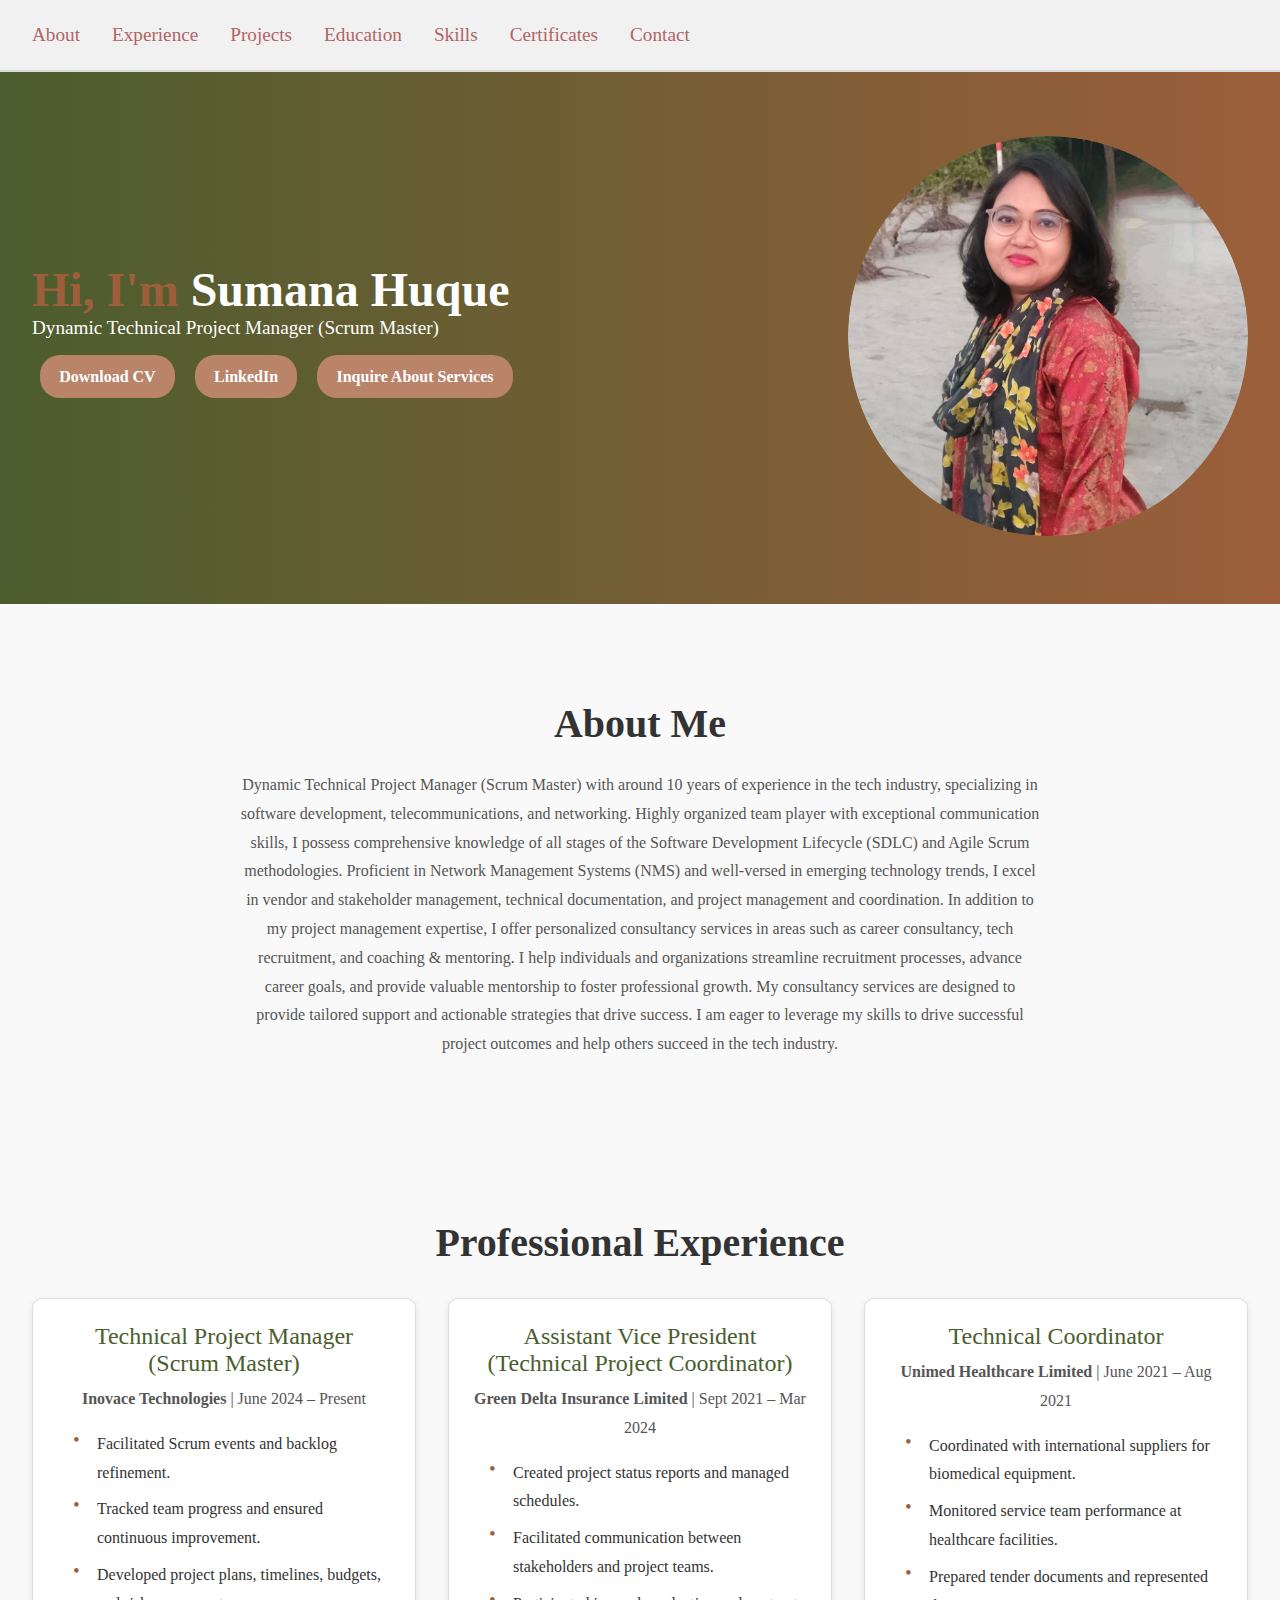
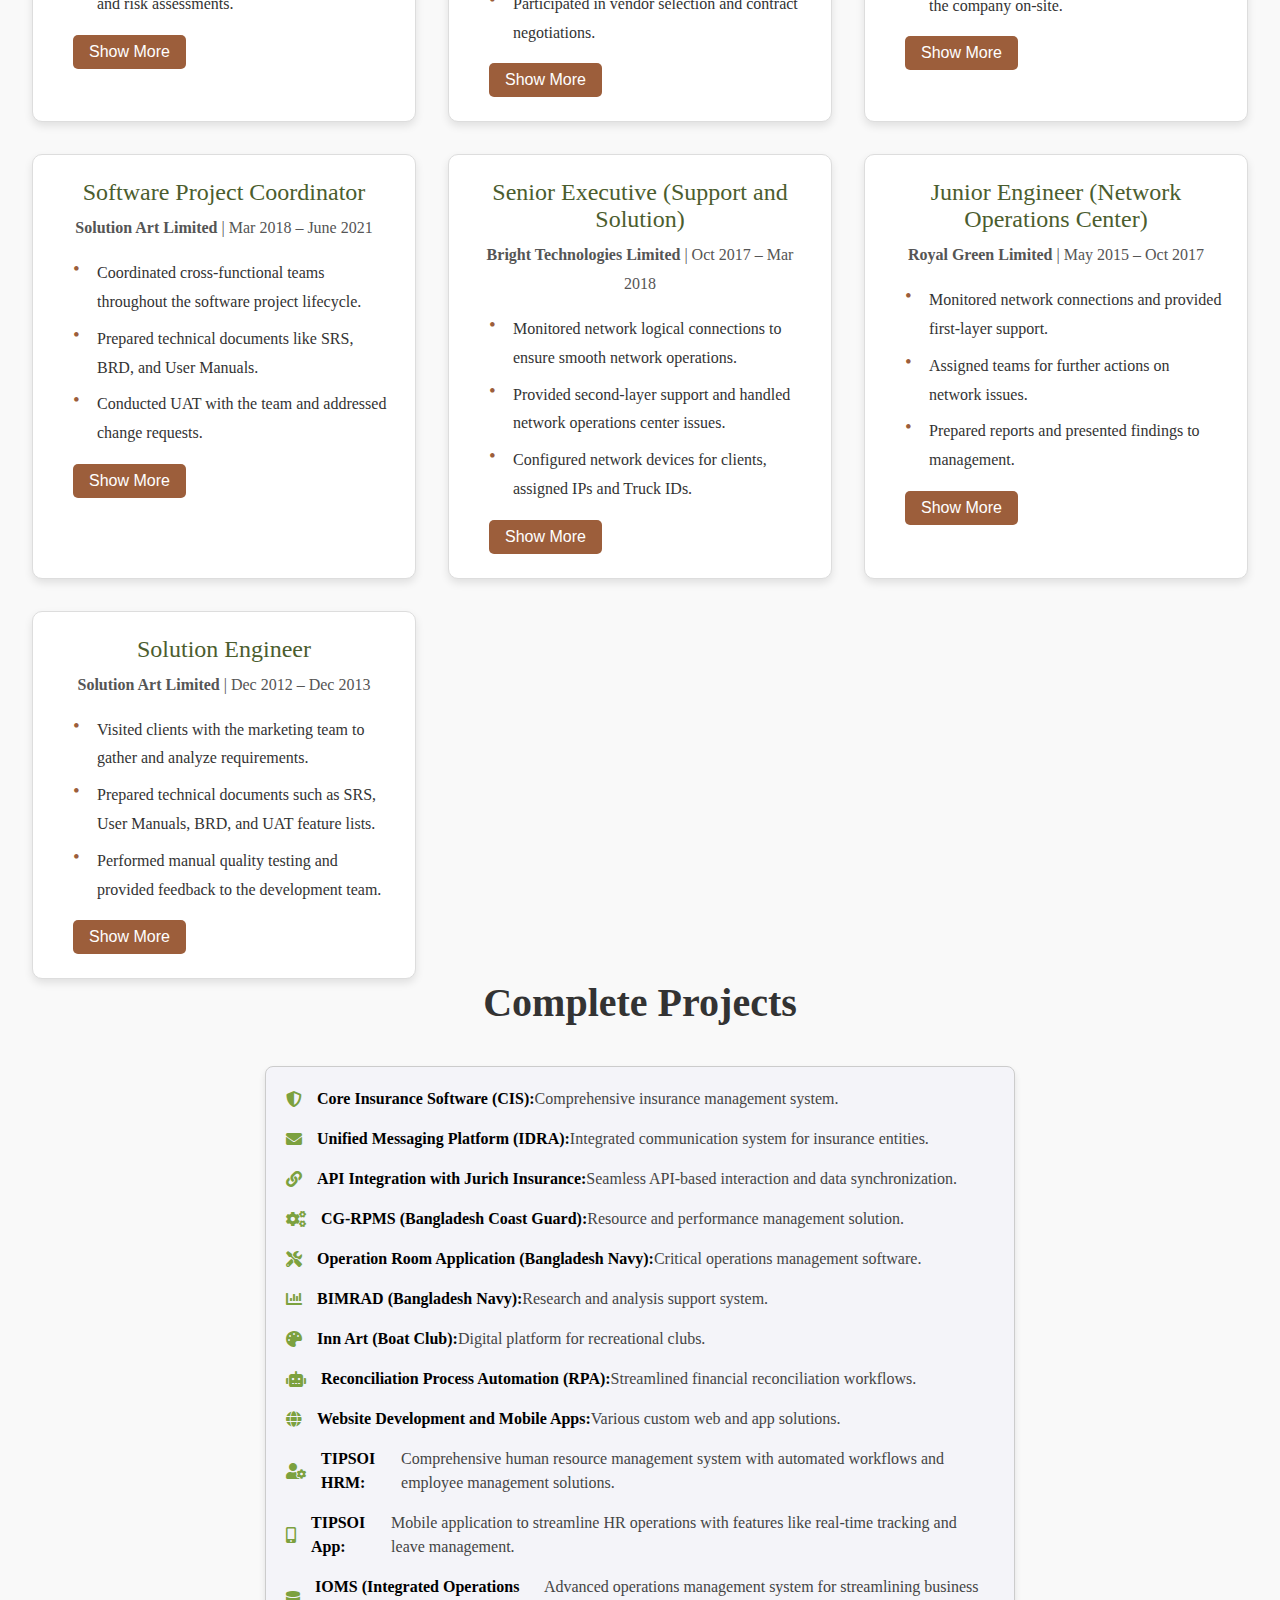
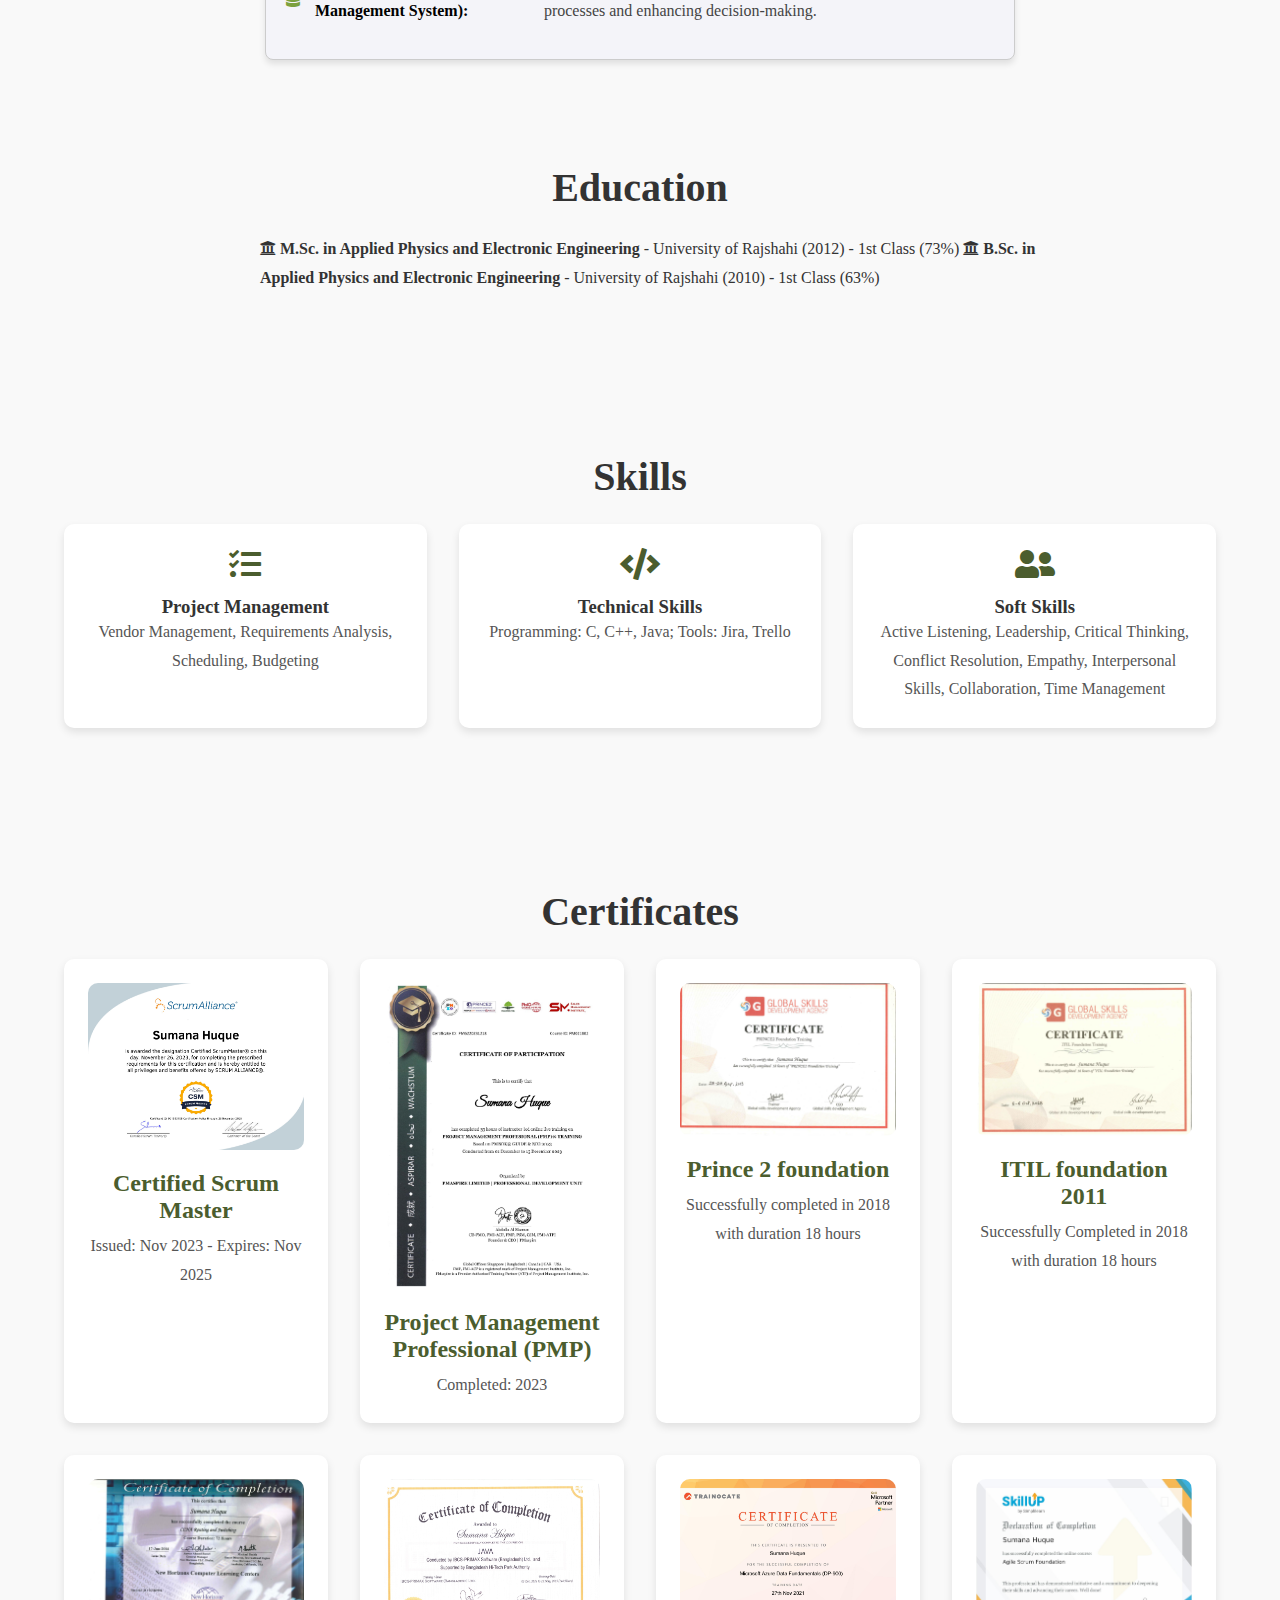
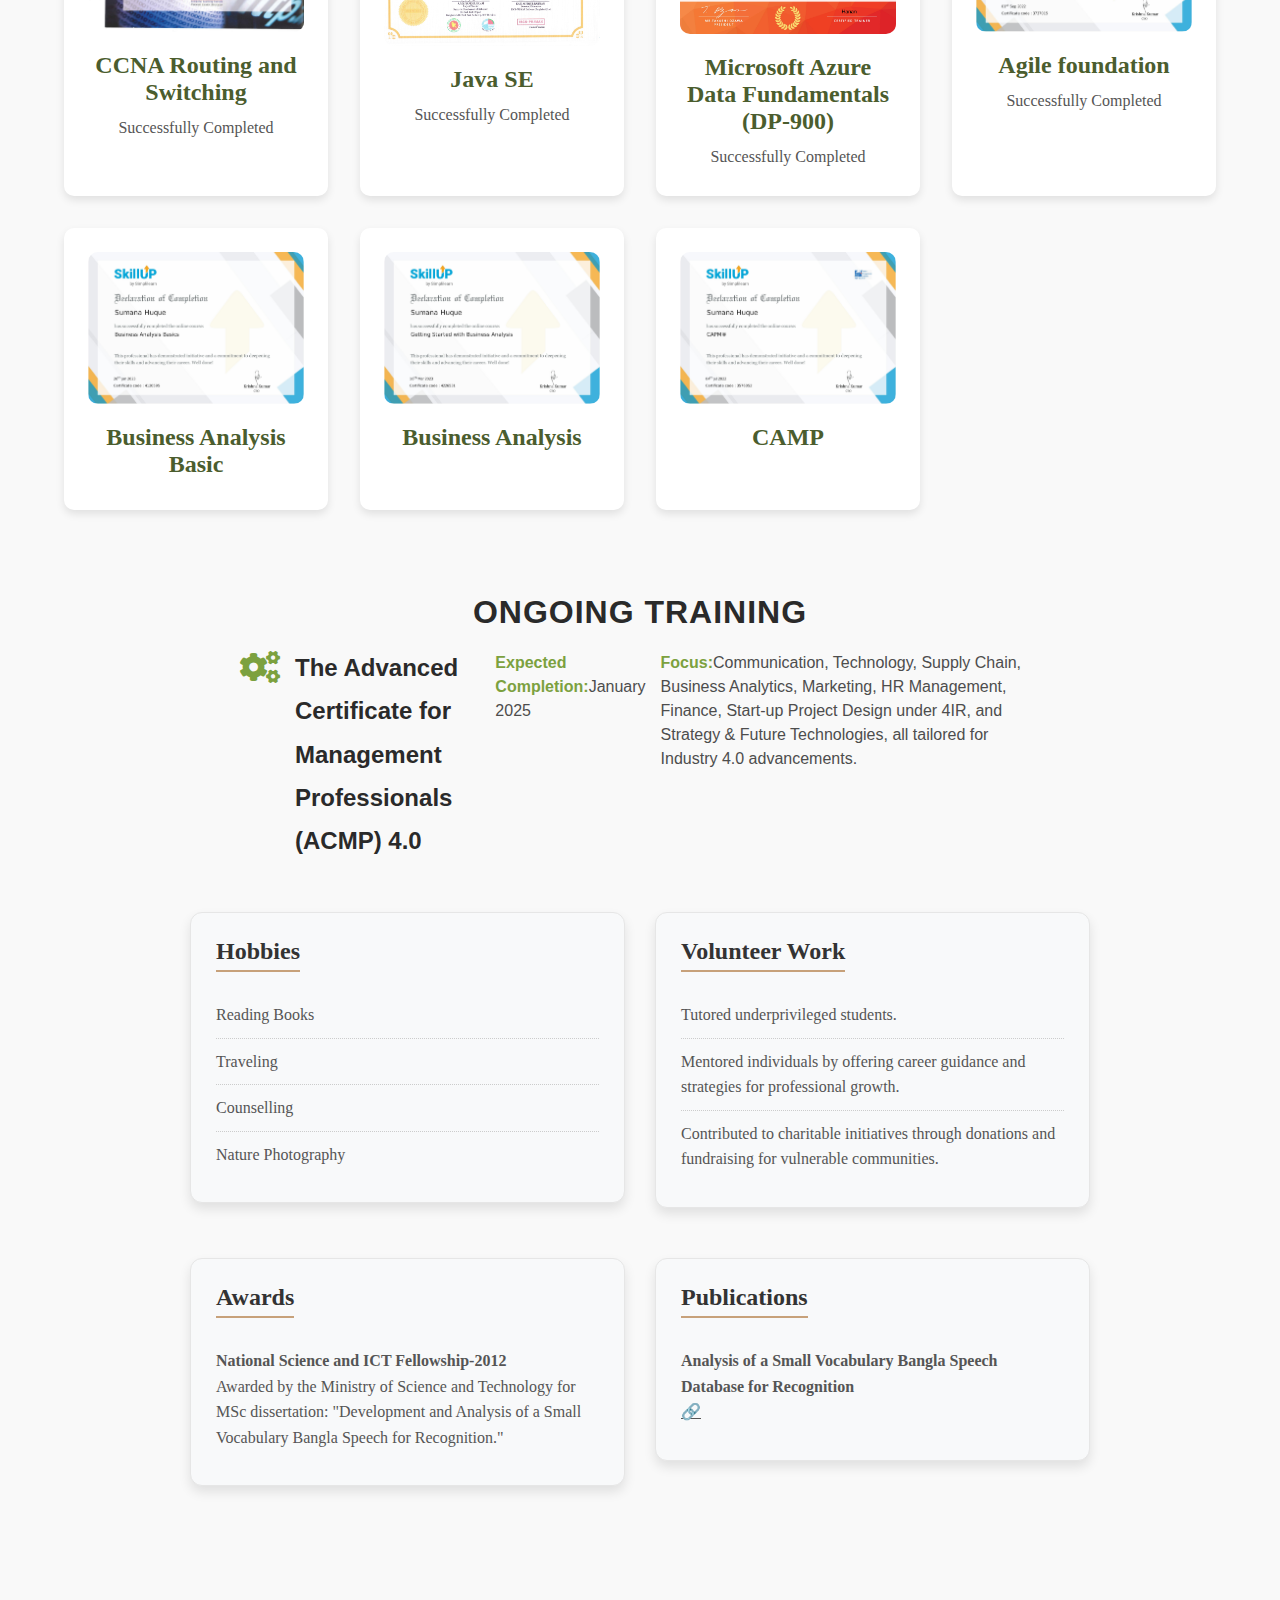
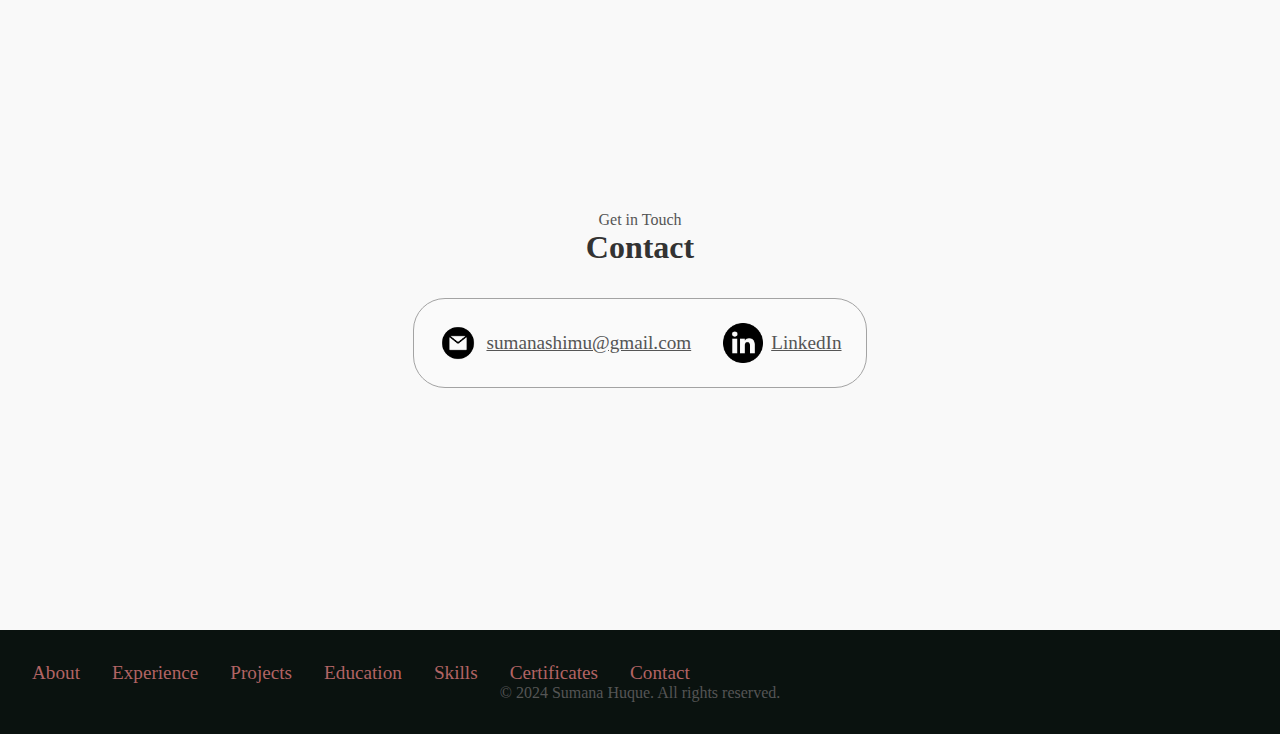
<file: index.html>
<!DOCTYPE html>
<html lang="en">
<head>
  <meta charset="UTF-8">
  <meta name="viewport" content="width=device-width, initial-scale=1.0">
  <title>Sumana Huque Portfolio</title>
  <link rel="stylesheet" href="style.css">
  <link rel="stylesheet" href="https://cdnjs.cloudflare.com/ajax/libs/font-awesome/6.0.0-beta3/css/all.min.css">
</head>
<body>
  <!-- Navbar -->
  <nav class="navbar">
    <!--<div class="logo"><h2>Sumana Huque</h2></div>-->
    <ul class="nav-links">
      <li><a href="#about">About</a></li>
      <li><a href="#experience">Experience</a></li>
      <li><a href="#current-complete-projects">Projects</a></li>
      <li><a href="#education">Education</a></li>
      <li><a href="#skills">Skills</a></li>
      <li><a href="#certificates">Certificates</a></li>  
      <li><a href="#contact">Contact</a></li>
    </ul>
  </nav>

  <!-- Hero Section -->
  <header class="hero">
    <div class="hero-text">
      <h1>Hi, I'm <span>Sumana Huque</span></h1>
      <p>Dynamic Technical Project Manager (Scrum Master)</p>
      <a href="assets/Resume of Sumana Huque.pdf" class="btn">Download CV</a>
      <a href="https://linkedin.com/in/sumana-huque-csm-6b767b62" target="_blank" class="btn btn-alt">LinkedIn</a>  
      <a href="assets/Request Personalized Services.pdf" class="btn">Inquire About Services</a>
    </div>
    <div class="hero-image">
      <img src="assets/Profile.png" alt="Sumana Huque">
    </div>
  </header>

  <!-- About Section -->
  <section id="about" class="section">
    <h2>About Me</h2>
    <p>
      Dynamic Technical Project Manager (Scrum Master) with around 10 years of experience in the tech industry, specializing in software development, telecommunications, and networking. Highly organized team player with exceptional communication skills, I possess comprehensive knowledge of all stages of the Software Development Lifecycle (SDLC) and Agile Scrum methodologies. Proficient in Network Management Systems (NMS) and well-versed in emerging technology trends, I excel in vendor and stakeholder management, technical documentation, and project management and coordination.

      In addition to my project management expertise, I offer personalized consultancy services in areas such as career consultancy, tech recruitment, and coaching & mentoring. I help individuals and organizations streamline recruitment processes, advance career goals, and provide valuable mentorship to foster professional growth. My consultancy services are designed to provide tailored support and actionable strategies that drive success.
      
      I am eager to leverage my skills to drive successful project outcomes and help others succeed in the tech industry.
      
      
    </p>
  </section>

  <!-- Professional Experience -->
<section id="experience" class="section">
  <h2>Professional Experience</h2>
  <div class="experience-container">
    <div class="job">
      <h3>Technical Project Manager (Scrum Master)</h3>
      <p><b>Inovace Technologies</b> | June 2024 – Present</p>
      <ul>
        <li>Facilitated Scrum events and backlog refinement.</li>
        <li>Tracked team progress and ensured continuous improvement.</li>
        <li>Developed project plans, timelines, budgets, and risk assessments.</li>
        <div class="more-info">
          <button class="show-more-btn">Show More</button>
          <div class="more-details">
            <li>Managed cross-functional teams and ensured alignment with business goals.</li>
            <li>Overcame impediments to maintain team productivity.</li>
            <li>Collaborated with executive management on project scope and vision.</li>
          </div>
        </div>
      </ul>
    </div>

    <div class="job">
      <h3>Assistant Vice President (Technical Project Coordinator)</h3>
      <p><b>Green Delta Insurance Limited</b> | Sept 2021 – Mar 2024</p>
      <ul>
        <li>Created project status reports and managed schedules.</li>
        <li>Facilitated communication between stakeholders and project teams.</li>
        <li>Participated in vendor selection and contract negotiations.</li>
        <div class="more-info">
          <button class="show-more-btn">Show More</button>
          <div class="more-details">
            <li>Managed resources and ensured timely project completion.</li>
            <li>Monitored and tracked project progress against key milestones.</li>
            <li>Ensured effective communication of project updates to stakeholders.</li>
          </div>
        </div>
      </ul>
    </div>

    <div class="job">
      <h3>Technical Coordinator</h3>
      <p><b>Unimed Healthcare Limited</b> | June 2021 – Aug 2021</p>
      <ul>
        <li>Coordinated with international suppliers for biomedical equipment.</li>
        <li>Monitored service team performance at healthcare facilities.</li>
        <li>Prepared tender documents and represented the company on-site.</li>
        <div class="more-info">
          <button class="show-more-btn">Show More</button>
          <div class="more-details">
            <li>Assisted with the implementation of new equipment in hospitals.</li>
            <li>Ensured all equipment was properly maintained and functional.</li>
          </div>
        </div>
      </ul>
    </div>

    <div class="job">
      <h3>Software Project Coordinator</h3>
      <p><b>Solution Art Limited</b> | Mar 2018 – June 2021</p>
      <ul>
        <li>Coordinated cross-functional teams throughout the software project lifecycle.</li>
        <li>Prepared technical documents like SRS, BRD, and User Manuals.</li>
        <li>Conducted UAT with the team and addressed change requests.</li>
        <div class="more-info">
          <button class="show-more-btn">Show More</button>
          <div class="more-details">
            <li>Trained end-users for smooth software adoption.</li>
            <li>Ensured that feedback was incorporated into updated versions.</li>
          </div>
        </div>
      </ul>
    </div>
    <div class="job">
      <h3>Senior Executive (Support and Solution)</h3>
      <p><b>Bright Technologies Limited</b> | Oct 2017 – Mar 2018</p>
      <ul>
        <li>Monitored network logical connections to ensure smooth network operations.</li>
        <li>Provided second-layer support and handled network operations center issues.</li>
        <li>Configured network devices for clients, assigned IPs and Truck IDs.</li>
        <div class="more-info">
          <button class="show-more-btn">Show More</button>
          <div class="more-details">
            <li>Designed processes and wrote internal documentation for network management.</li>
            <li>Provided internal training for teams to improve key performance indicators.</li>
          </div>
        </div>
      </ul>
    </div>
    <div class="job">
      <h3>Junior Engineer (Network Operations Center)</h3>
      <p><b>Royal Green Limited</b> | May 2015 – Oct 2017</p>
      <ul>
        <li>Monitored network connections and provided first-layer support.</li>
        <li>Assigned teams for further actions on network issues.</li>
        <li>Prepared reports and presented findings to management.</li>
        <div class="more-info">
          <button class="show-more-btn">Show More</button>
          <div class="more-details">
            <li>Configured network devices for clients and managed installations.</li>
            <li>Managed troubleshooting for network issues across various locations.</li>
          </div>
        </div>
      </ul>
    </div>
   
    
    <div class="job">
      <h3>Solution Engineer</h3>
      <p><b>Solution Art Limited</b> | Dec 2012 – Dec 2013</p>
      <ul>
        <li>Visited clients with the marketing team to gather and analyze requirements.</li>
        <li>Prepared technical documents such as SRS, User Manuals, BRD, and UAT feature lists.</li>
        <li>Performed manual quality testing and provided feedback to the development team.</li>
        <div class="more-info">
          <button class="show-more-btn">Show More</button>
          <div class="more-details">
            <li>Assisted with deployment and provided end-user training for smooth operations.</li>
            <li>Collaborated with the development team and mentored junior team members.</li>
          </div>
        </div>
      </ul>
    </div>
    
  </div>

<!-- Add Font Awesome -->
<link href="https://cdnjs.cloudflare.com/ajax/libs/font-awesome/5.15.4/css/all.min.css" rel="stylesheet">

<h2>Complete Projects</h2>
<section id="current-complete-projects">
  <ul>
    <li><i class="fas fa-shield-alt"></i> <strong>Core Insurance Software (CIS):</strong> Comprehensive insurance management system.</li>
    <li><i class="fas fa-envelope"></i> <strong>Unified Messaging Platform (IDRA):</strong> Integrated communication system for insurance entities.</li>
    <li><i class="fas fa-link"></i> <strong>API Integration with Jurich Insurance:</strong> Seamless API-based interaction and data synchronization.</li>
    <li><i class="fas fa-cogs"></i> <strong>CG-RPMS (Bangladesh Coast Guard):</strong>  Resource and performance management solution.</li>
    <li><i class="fas fa-tools"></i> <strong>Operation Room Application (Bangladesh Navy):</strong>  Critical operations management software.</li>
    <li><i class="fas fa-chart-bar"></i> <strong>BIMRAD (Bangladesh Navy):</strong>  Research and analysis support system.</li>
    <li><i class="fas fa-palette"></i> <strong>Inn Art (Boat Club):</strong>  Digital platform for recreational clubs.</li>
    <li><i class="fas fa-robot"></i> <strong>Reconciliation Process Automation (RPA):</strong>  Streamlined financial reconciliation workflows.</li>
    <li><i class="fas fa-globe"></i> <strong>Website Development and Mobile Apps:</strong>  Various custom web and app solutions.</li>
    <li><i class="fas fa-user-cog"></i> <strong>TIPSOI HRM:</strong> Comprehensive human resource management system with automated workflows and employee management solutions.</li>
    <li><i class="fas fa-mobile-alt"></i> <strong>TIPSOI App:</strong> Mobile application to streamline HR operations with features like real-time tracking and leave management.</li>
    <li><i class="fas fa-database"></i> <strong>IOMS (Integrated Operations Management System):</strong> Advanced operations management system for streamlining business processes and enhancing decision-making.</li>
  </ul>
</section>




  

<!-- Education Section -->
<section id="education" class="section">
  <h2> Education</h2>
  <ul>
    <b><i class="fas fa-university"></i> M.Sc. in Applied Physics and Electronic Engineering</b> - University of Rajshahi (2012) - 1st Class (73%)
    <b><i class="fas fa-university"></i> B.Sc. in Applied Physics and Electronic Engineering</b> - University of Rajshahi (2010) - 1st Class (63%)
  </ul>
</section>


  <!-- Skills Section -->
<section id="skills" class="section">
  <h2>Skills</h2>
  <div class="skills-grid">
    <!-- Project Management -->
    <div class="skill">
      <i class="fas fa-tasks"></i>
      <h3>Project Management</h3>
      <p>Vendor Management, Requirements Analysis, Scheduling, Budgeting</p>
    </div>
    <!-- Technical Skills -->
    <div class="skill">
      <i class="fas fa-code"></i>
      <h3>Technical Skills</h3>
      <p>Programming: C, C++, Java; Tools: Jira, Trello</p>
    </div>
    <!-- Soft Skills -->
    <div class="skill">
      <i class="fas fa-user-friends"></i>
      <h3>Soft Skills</h3>
      <p>Active Listening, Leadership, Critical Thinking, Conflict Resolution, Empathy, Interpersonal Skills, Collaboration, Time Management</p>
    </div>
  </div>
</section>


  <!-- Certificates Section -->
  <section id="certificates" class="section">
    <h2>Certificates</h2>
    <div class="certificate-container">
      <div class="certificate">
        <img src="assets/certificate1.jpg" alt="Certified Scrum Master" class="certificate-img"/>
        <h3>Certified Scrum Master</h3>
        <p>Issued: Nov 2023 - Expires: Nov 2025</p>
      </div>
      <div class="certificate">
        <img src="assets/certificate2.jpg" alt="Project Management Professional (PMP)" class="certificate-img"/>
        <h3>Project Management Professional (PMP)</h3>
        <p>Completed: 2023</p>
      </div>
      <div class="certificate">
        <img src="assets/certificate3.jpg" alt="Project Management Professional (PMP)" class="certificate-img"/>
        <h3>Prince 2 foundation</h3>
        <p>Successfully completed in 2018 with duration 18
          hours</p>
      </div>
      <div class="certificate">
        <img src="assets/certificate4.jpg" alt="Project Management Professional (PMP)" class="certificate-img"/>
        <h3>ITIL foundation 2011
        </h3>
        <p>Successfully Completed in 2018 with duration 18
          hours</p>
      </div>
      <div class="certificate">
        <img src="assets/certificate5.jpg" alt="Project Management Professional (PMP)" class="certificate-img"/>
        <h3>CCNA Routing and Switching</h3>
        <p>Successfully Completed
        </p>
      </div>
      <div class="certificate">
        <img src="assets/certificate6.jpg" alt="Project Management Professional (PMP)" class="certificate-img"/>
        <h3>Java SE
        </h3>
        <p>Successfully Completed</p>
      </div>
      <div class="certificate">
        <img src="assets/certificate7.jpg" alt="Project Management Professional (PMP)" class="certificate-img"/>
        <h3>Microsoft Azure Data Fundamentals (DP-900)
        </h3>
        <p>Successfully Completed</p>
      </div>
      <div class="certificate">
        <img src="assets/certificate8.jpg" alt="Project Management Professional (PMP)" class="certificate-img"/>
        <h3>Agile foundation</h3>
        <p>Successfully Completed</p>
      </div>
      <div class="certificate">
        <img src="assets/certificate9.jpg" alt="Project Management Professional (PMP)" class="certificate-img"/>
        <h3>Business Analysis Basic</h3>
      </div>
      <div class="certificate">
        <img src="assets/certificate10.jpg" alt="Project Management Professional (PMP)" class="certificate-img"/>
        <h3>Business Analysis</h3>
      </div>
      <div class="certificate">
        <img src="assets/certificate11.jpg" alt="Project Management Professional (PMP)" class="certificate-img"/>
        <h3>CAMP</h3>
      </div>

      <!-- Add more certificates as needed -->
    </div>
  </section>

  <div class="certifications">
    <h2>Ongoing Training</h2>
    <ul>
      <li>
        <i class="fas fa-cogs"></i>
        <strong>The Advanced Certificate for Management Professionals (ACMP) 4.0</strong>
        <p><b>Expected Completion:</b>January 2025</p>
        <p><b>Focus:</b>Communication, Technology, Supply Chain, Business Analytics, Marketing, HR Management, Finance, Start-up Project Design under 4IR, and Strategy & Future Technologies, all tailored for Industry 4.0 advancements.</p>
      </li>
  </div>
  
  <!--Hobby-->
  <div class="hobby-volunteer-container">
    <div class="hobby-section">
      <h2>Hobbies</h2>
      <ul>
        <li>Reading Books</li>
        <li>Traveling</li>
        <li>Counselling</li>
        <li>Nature Photography</li>
      </ul>
    </div>
    <div class="volunteer-section">
      <h2>Volunteer Work</h2>
      <ul>
        <li>Tutored underprivileged students.</li>
        <li>Mentored individuals by offering career guidance and strategies for professional growth.</li>
        <li>Contributed to charitable initiatives through donations and fundraising for vulnerable communities.</li>
      </ul>
    </div>
  </div>

  <div class="awards-publications-container">
    <div class="awards-section">
      <h2>Awards</h2>
      <ul>
        <li>
          <strong>National Science and ICT Fellowship-2012</strong> <br>
          Awarded by the Ministry of Science and Technology for MSc dissertation: 
          "Development and Analysis of a Small Vocabulary Bangla Speech for Recognition."
        </li>
      </ul>
    </div>
    <div class="publications-section">
      <h2>Publications</h2>
      <ul>
        <li>
          <strong>Analysis of a Small Vocabulary Bangla Speech Database for Recognition</strong><br>
          <a href="https://www.ijcaonline.org/archives/volume133/number6/23791-2016907827/" target="_blank" title="View Publication">&#128279;</a>

        </li>
      </ul>
    </div>
  </div>

  <!-- Contact Section -->
</section>
<section id="contact">
  <p class="section__text__p1">Get in Touch</p>
  <h1 class="title">Contact</h1>
  <div class="contact-info-upper-container">
    <div class="contact-info-container">
      <img
        src="./assets/email.png"
        alt="Email icon"
        class="icon contact-icon email-icon"
      />
      <p><a href="mailto:esratjk@gmail.com">sumanashimu@gmail.com</a></p>
    </div>
    <div class="contact-info-container">
      <img
        src="./assets/linkedin.png"
        alt="LinkedIn icon"
        class="icon contact-icon linkedin-icon"
      />
      <p><a href="https://linkedin.com/in/sumana-huque-csm-6b767b62">LinkedIn</a></p>
    </div>
  </div>
</section>

  <!-- Footer -->
  <footer class="footer">
      <ul class="nav-links">
        <li><a href="#about">About</a></li>
        <li><a href="#experience">Experience</a></li>
        <li><a href="#projects">Projects</a></li>
        <li><a href="#education">Education</a></li>
        <li><a href="#skills">Skills</a></li>
        <li><a href="#certificates">Certificates</a></li>
        <li><a href="#contact">Contact</a></li>
      </ul>
    <p>&copy; 2024 Sumana Huque. All rights reserved.</p>
  </footer>
</body>
</html>
</file>
<file: style.css>
/* GENERAL STYLES */
@import url("https://fonts.googleapis.com/css2?family=Poppins:wght@300;400;500;600&display=swap");

* {
  margin: 0;
  padding: 0;
  box-sizing: border-box;
}

body {
  font-family: "Lora", serif;
  background-color: #f9f9f9;
  color: #333;
}

html {
  scroll-behavior: smooth;
}

p, a {
  color: rgb(85, 85, 85);
}

a, .btn {
  transition: all 300ms ease;
}


/* ICONS */
.icon {
  cursor: pointer;
  height: 2rem;
}

.linkedin-icon a {
  text-decoration: none;
  color: white;
}

/* NAVBAR */
.navbar {
  display: flex;
  justify-content: space-between;
  align-items: center;
  padding: 1.5rem 2rem;
  background-color: #f1f1f1;
  border-bottom: 2px solid #ddd;
}

.nav-links {
  list-style: none;
  display: flex;
  gap: 2rem;
}

.nav-links a {
  text-decoration: none;
  font-size: 1.2rem;
  font-weight: 500;
  color: #b26464; /* Brown color */
}

.nav-links a:hover {
  color: #4e2c1a; /* Terracotta color */
  text-decoration: underline;
  text-underline-offset: 5px;
}

/* HERO SECTION */
.hero {
  display: flex;
  flex-wrap: wrap;
  align-items: center;
  justify-content: space-between;
  padding: 4rem 2rem;
  background: linear-gradient(to right, #4b5d2e, #9c5e3b); /* Olive Green to Terracotta */
  color: #9c5e3b;
}

.hero-text h1 {
  font-size: 3rem;
  font-weight: 600;
}

.hero-text h1 span {
  color: white;
}

.hero-text p {
  color: white;
  font-size: 1.2rem;
}

.hero-image img {
  width: 400px;
  height: 400px;
  border-radius: 50%;
  object-fit: cover;
  transition: transform 0.3s ease;
}

.hero-image img:hover {
  transform: scale(1.1);
}

.btn {
  display: inline-block;
  padding: 0.8rem 1.2rem;
  margin: 1rem 0.5rem;
  border-radius: 20px;
  font-weight: bold;
  background-color: #b9846a; /* Terracotta color */
  color: white;
  text-decoration: none;
  transition: background-color 0.3s ease, transform 0.3s ease;
}

.btn:hover {
  background-color: #9c5e3b; /* Darker Terracotta */
  transform: scale(1.05);
}

/* SECTION STYLES */
.section {
  padding: 4rem 2rem;
  text-align: center;
  margin-top: 2rem;
}

.section h2 {
  font-size: 2.5rem;
  margin-bottom: 1.5rem;
  font-weight: 600;
}

.section p, .section ul {
  max-width: 800px;
  margin: 0 auto;
  line-height: 1.8;
}

.section ul {
  list-style-type: disc;
  padding-left: 20px;
  text-align: left;
}

/* EXPERIENCE SECTION */
.experience-container {
  display: grid;
  grid-template-columns: repeat(auto-fit, minmax(300px, 1fr));
  gap: 2rem;
  margin-top: 2rem;
}

.job {
  background: white;
  border: 1px solid #ddd;
  border-radius: 10px;
  padding: 1.5rem;
  box-shadow: 0 4px 8px rgba(0, 0, 0, 0.1);
  transition: transform 0.3s ease, box-shadow 0.3s ease;
}

.job:hover {
  transform: translateY(-5px);
  box-shadow: 0 6px 12px rgba(0, 0, 0, 0.15);
}

.job h3 {
  font-size: 1.5rem;
  color: #4b5d2e; /* Olive Green */
  margin-bottom: 0.5rem;
  font-weight: 500;
}

.job p {
  font-size: 1rem;
  color: #555;
  margin-bottom: 1rem;
}

.job ul {
  list-style: none;
  padding-left: 1rem;
}

.job ul li {
  position: relative;
  padding-left: 1.5rem;
  margin-bottom: 0.5rem;
  color: #333;
}

.job ul li::before {
  content: "•";
  position: absolute;
  left: 0;
  color: #9c5e3b; /* Terracotta */
  font-size: 1.2rem;
  line-height: 1;
}

.more-info {
  margin-top: 1rem;
}

.show-more-btn {
  background-color: #9c5e3b; /* Terracotta */
  color: white;
  padding: 0.5rem 1rem;
  border-radius: 5px;
  cursor: pointer;
  font-size: 1rem;
  border: none;
  transition: background-color 0.3s ease;
}

.show-more-btn:hover {
  background-color: #7f4c2b; /* Darker Terracotta */
}

.more-details {
  display: none;
  margin-top: 1rem;
}

.show-more-btn:focus + .more-details,
.show-more-btn:active + .more-details {
  display: block;
}

/* CERTIFICATE SECTION */
.certificate-container {
  display: grid;
  grid-template-columns: repeat(auto-fit, minmax(250px, 1fr));
  gap: 2rem;
}

.certificate {
  background: white;
  padding: 1.5rem;
  border-radius: 10px;
  box-shadow: 0 4px 8px rgba(0, 0, 0, 0.1);
  text-align: center;
  transition: transform 0.3s ease, box-shadow 0.3s ease;
}

.certificate:hover {
  transform: translateY(-5px);
  box-shadow: 0 6px 12px rgba(0, 0, 0, 0.15);
}

.certificate-img {
  width: 100%;
  height: auto;
  border-radius: 10px;
  margin-bottom: 1rem;
}

.certificate h3 {
  font-size: 1.5rem;
  margin-bottom: 0.5rem;
  color: #4b5d2e; /* Olive Green */
}

.certificate p {
  font-size: 1rem;
  color: #555;
}

/* SKILLS GRID */
.skills-grid {
  display: grid;
  grid-template-columns: repeat(auto-fit, minmax(200px, 1fr));
  gap: 2rem;
}

.skill {
  background-color: white;
  padding: 1.5rem;
  border-radius: 10px;
  box-shadow: 0 4px 8px rgba(0, 0, 0, 0.1);
  text-align: center;
  transition: transform 0.3s ease, box-shadow 0.3s ease;
}

.skill:hover {
  transform: translateY(-5px);
  box-shadow: 0 6px 12px rgba(0, 0, 0, 0.15);
}

.skill i {
  font-size: 2rem;
  color: #4b5d2e; /* Olive Green */
  margin-bottom: 1rem;
}

/* FOOTER */
.footer {
  text-align: center;
  padding: 2rem;
  background-color: #0a120f; /* Dark Green */
  color: white;
}

/* CONTACT */
#contact {
  display: flex;
  align-items: center;
  justify-content: center;
  flex-direction: column;
  height: 70vh;
}

.contact-info-upper-container {
  display: flex;
  justify-content: center;
  border-radius: 2rem;
  border: rgb(53, 53, 53) 0.1rem solid;
  border-color: rgb(163, 163, 163);
  background: rgb(250, 250, 250);
  margin: 2rem auto;
  padding: 0.5rem;
}

.contact-info-container {
  display: flex;
  align-items: center;
  justify-content: center;
  gap: 0.5rem;
  margin: 1rem;
}

.contact-info-container p {
  font-size: larger;
}

.contact-icon {
  cursor: default;
}

.email-icon, .linkedin-icon {
  height: 2.5rem;
}

/* Hobbies and Volunteer Work container */
.hobby-volunteer-container {
  display: flex; /* Flexbox for side-by-side layout */
  justify-content: space-between;
  gap: 30px;
  margin: 50px auto;
  max-width: 900px;
  align-items: flex-start;
}

/* Individual sections styling */
.hobby-section, .volunteer-section {
  flex: 1;
  padding: 25px;
  background: #f8f9fa; /* Light grey for elegance */
  border: 1px solid #e6e6e6; /* Subtle border for structure */
  border-radius: 12px;
  text-align: left; /* Align content to the left for professional feel */
  box-shadow: 0 6px 12px rgba(0, 0, 0, 0.1); /* Softer shadow for depth */
}

/* Section headers */
.hobby-section h2, .volunteer-section h2 {
  font-family: "Merriweather", serif; /* Elegant font style */
  font-size: 1.5rem;
  color: #333333; /* Darker grey for text */
  margin-bottom: 20px;
  border-bottom: 2px solid #c7a17a; /* Accent color underline */
  display: inline-block;
  padding-bottom: 5px;
}

/* List items styling */
.hobby-section ul, .volunteer-section ul {
  list-style: none;
  padding: 0;
  margin: 0;
}

.hobby-section ul li, .volunteer-section ul li {
  padding: 10px 0;
  font-size: 1rem;
  color: #555555; /* Medium grey for clarity */
  line-height: 1.6;
  border-bottom: 1px dotted #cccccc; /* Dotted border for separation */
}

.hobby-section ul li:last-child, .volunteer-section ul li:last-child {
  border-bottom: none; /* Remove border for the last item */
}

/* Hover effect */
.hobby-section, .volunteer-section {
  transition: transform 0.3s ease, box-shadow 0.3s ease;
}

.hobby-section:hover, .volunteer-section:hover {
  transform: translateY(-5px);
  box-shadow: 0 8px 16px rgba(0, 0, 0, 0.15); /* Enhanced hover shadow */
}
.awards-publications-container {
  display: flex; /* Flexbox for side-by-side layout */
  justify-content: space-between;
  gap: 30px;
  margin: 50px auto;
  max-width: 900px;
  align-items: flex-start;
}

/* Individual sections styling */
.awards-section, .publications-section {
  flex: 1;
  padding: 25px;
  background: #f8f9fa; /* Light grey for elegance */
  border: 1px solid #e6e6e6; /* Subtle border for structure */
  border-radius: 12px;
  text-align: left; /* Align content to the left for professional feel */
  box-shadow: 0 6px 12px rgba(0, 0, 0, 0.1); /* Softer shadow for depth */
}

/* Section headers */
.awards-section h2, .publications-section h2 {
  font-family: "Merriweather", serif; /* Elegant font style */
  font-size: 1.5rem;
  color: #333333; /* Darker grey for text */
  margin-bottom: 20px;
  border-bottom: 2px solid #c7a17a; /* Accent color underline */
  display: inline-block;
  padding-bottom: 5px;
}

/* List items styling */
.awards-section ul, .publications-section ul {
  list-style: none;
  padding: 0;
  margin: 0;
}

.awards-section ul li, .publications-section ul li {
  padding: 10px 0;
  font-size: 1rem;
  color: #555555; /* Medium grey for clarity */
  line-height: 1.6;
  border-bottom: 1px dotted #cccccc; /* Dotted border for separation */
}

.awards-section ul li:last-child, .publications-section ul li:last-child {
  border-bottom: none; /* Remove border for the last item */
}

/* Hover effect */
.awards-section, .publications-section {
  transition: transform 0.3s ease, box-shadow 0.3s ease;
}

.awards-section:hover, .publications-section:hover {
  transform: translateY(-5px);
  box-shadow: 0 8px 16px rgba(0, 0, 0, 0.15); /* Enhanced hover shadow */
}             
#current-complete-projects {
  padding: 20px;
  background-color: #f4f4f9;
  border: 1px solid #ccc;
  border-radius: 8px;
  margin: 40px auto;
  text-align: left;
  max-width: 750px;
  box-shadow: 0 4px 6px rgba(0, 0, 0, 0.1);
}

#current-complete-projects h2 {

  font-size: 22px;
  gap: 2rem;
  color: #333;
  text-align: center;
}

#current-complete-projects ul {
  list-style-type: none;
  padding: 0;
}

#current-complete-projects li {
  margin-bottom: 15px;
  line-height: 1.8;
  color: #444;
}

#current-complete-projects li strong {
  font-weight: bold;
  color: #000;
}
#current-complete-projects ul li {
  margin-bottom: 16px;
  line-height: 1.5;
  color: #444;
  display: flex;
  align-items: center; /* Align icon with text */
}

#current-complete-projects li i {
  margin-right: 15px;
  color: #7ca13f; /* Icon color */
  font-size: 1em;
}
.certifications {
  font-family: 'Roboto', sans-serif;
  margin: 20px 0;
}

.certifications h2 {
  font-size: 2em;
  color: #2a2a2a;
  text-transform: uppercase;
  letter-spacing: 1px;
  margin-bottom: 15px;
  /*border-bottom: 2px solid #7ca13f; /* Underline in green */
  display: inline-block;
}
.certifications ul {
  list-style: none; /* Remove default bullet points */
  padding: 0;
}

.certifications li {
  margin-bottom: 20px;
  display: flex;
  align-items: flex-start;
  gap: 15px; /* Space between icon and text */
}

.certifications i {
  font-size: 2rem;
  color: #7ca13f; /* Green icon */
  margin-top: 5px;
}

.certifications strong {
  font-size: 1.5em;
  color: #2a2a2a; /* Strong emphasis with dark gray */
}


.certifications p {
  margin: 5px 0;
  font-family: 'Open Sans', sans-serif;
  line-height: 1.5;
  color: #4d4d4d;
}


.certifications p b {
  color: #7ca13f; /* Highlighted text in green */
}


.certifications p b {
  color: #7ca13f; /* Highlighted bold text */
}
</file>
